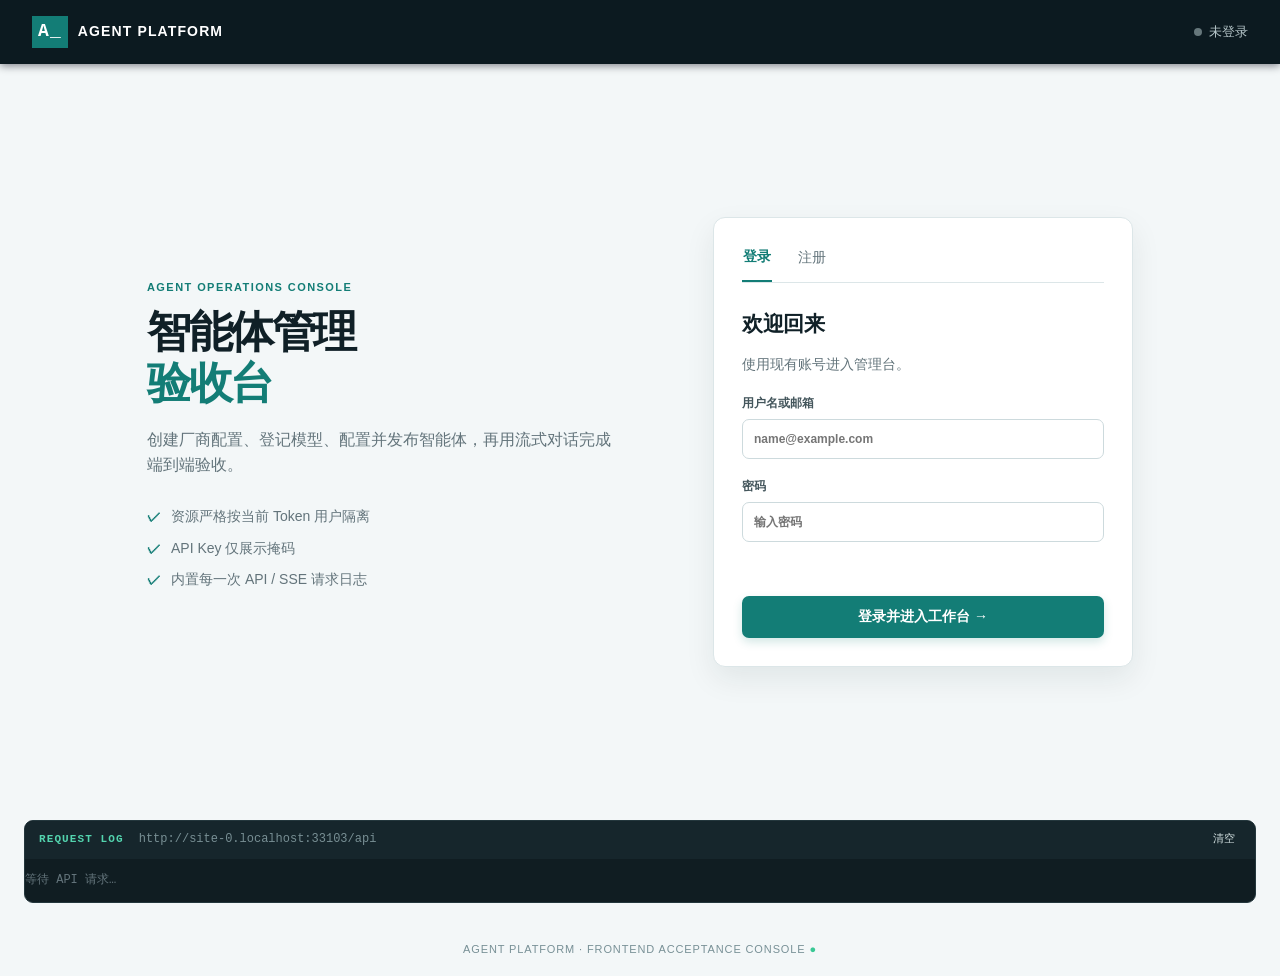
<file: fronted/index.html>
<!doctype html>
<html lang="zh-CN">
<head>
  <meta charset="UTF-8">
  <meta name="viewport" content="width=device-width, initial-scale=1">
  <meta name="theme-color" content="#0a1016">
  <title>Agent Platform · 智能体管理验收台</title>
  <link rel="stylesheet" href="style.css">
  <script src="api-base.js"></script>
  <script defer src="app.js"></script>
</head>
<body>
  <div class="shell">
    <header class="topbar">
      <a class="brand" href="#/agents"><span class="brand-mark">A_</span><span>AGENT PLATFORM</span></a>
      <div class="connection"><i></i><span id="connectionText">未登录</span></div>
      <button class="button ghost small" id="logoutBtn" type="button" hidden>退出登录</button>
    </header>

    <main>
      <section class="auth-page page" id="page-login">
        <div class="auth-intro">
          <p class="eyebrow">AGENT OPERATIONS CONSOLE</p>
          <h1>智能体管理<br><em>验收台</em></h1>
          <p>创建厂商配置、登记模型、配置并发布智能体，再用流式对话完成端到端验收。</p>
          <ul class="feature-list"><li>资源严格按当前 Token 用户隔离</li><li>API Key 仅展示掩码</li><li>内置每一次 API / SSE 请求日志</li></ul>
        </div>
        <div class="auth-card card">
          <div class="tabs"><button class="tab active" data-auth-tab="login">登录</button><button class="tab" data-auth-tab="register">注册</button></div>
          <form id="loginForm" class="auth-form">
            <h2>欢迎回来</h2><p class="muted">使用现有账号进入管理台。</p>
            <label>用户名或邮箱<input name="username" autocomplete="username" placeholder="name@example.com" required></label>
            <label>密码<input name="password" type="password" autocomplete="current-password" placeholder="输入密码" required></label>
            <div class="form-message" id="loginMessage"></div>
            <button class="button primary wide" type="submit">登录并进入工作台 <span>→</span></button>
          </form>
          <form id="registerForm" class="auth-form hidden">
            <h2>创建账号</h2><p class="muted">注册后请先在邮件中完成验证。</p>
            <label>用户名<input name="username" autocomplete="username" placeholder="仅英文、数字" required></label>
            <label>邮箱<input name="email" type="email" autocomplete="email" placeholder="name@example.com" required></label>
            <label>密码<input name="password" type="password" autocomplete="new-password" placeholder="至少 6 位" required></label>
            <div class="form-message" id="registerMessage"></div>
            <button class="button primary wide" type="submit">创建账号 <span>→</span></button>
          </form>
        </div>
      </section>

      <section class="app-page hidden" id="appPage">
        <aside class="sidebar">
          <div class="user-card"><div class="avatar" id="userAvatar">A</div><div><b id="userName">—</b><small id="userRole">已登录</small></div></div>
          <nav class="side-nav" aria-label="功能导航">
            <a href="#/agents" data-route="agents"><span>▣</span>智能体 <b id="agentCount">0</b></a>
            <a href="#/providers" data-route="providers"><span>◈</span>厂商配置</a>
            <a href="#/models" data-route="models"><span>◇</span>模型管理</a>
            <a href="#/tools" data-route="tools"><span>⚙</span>工具管理</a>
            <a href="#/knowledge" data-route="knowledge"><span>▤</span>知识库</a>
            <a href="#/chat" data-route="chat"><span>✦</span>调试对话</a>
          </nav>
          <div class="sidebar-note"><b>验收顺序</b><ol><li>添加厂商配置</li><li>添加 Chat 模型</li><li>登记并测试天气工具</li><li>关联工具 / 知识库后发布智能体</li><li>开始流式对话</li></ol></div>
        </aside>

        <div class="workspace">
          <section class="route-page" id="route-agents">
            <div class="page-head"><div><p class="eyebrow">AGENT DIRECTORY</p><h1>智能体</h1><p>创建草稿、完善角色设定和模型配置后发布。</p></div><button class="button primary" data-open-modal="agent">+ 新建智能体</button></div>
            <div class="toolbar card"><label class="inline-input">⌕ <input id="agentSearch" placeholder="按名称搜索"></label><select id="agentStatusFilter"><option value="">全部状态</option><option value="draft">草稿</option><option value="published">已发布</option><option value="archived">已归档</option></select><button class="button ghost small" id="agentSearchBtn">查询</button></div>
            <div class="notice" id="agentNotice"></div><div class="data-grid agents-grid" id="agentList"></div><div class="empty hidden" id="agentEmpty">暂无智能体。先创建一个草稿开始配置。</div>
          </section>

          <section class="route-page hidden" id="route-providers">
            <div class="page-head"><div><p class="eyebrow">PROVIDER VAULT</p><h1>厂商配置</h1><p>保存模型供应商接入信息。接口永远不会返回完整 API Key。</p></div><button class="button primary" data-open-modal="provider">+ 添加厂商配置</button></div>
            <div class="notice">支持 <code>openai</code>、<code>qwen</code> 和 <code>ollama</code>。将状态设为 inactive 后，相关模型与智能体不可用于对话。</div>
            <div class="table-card card"><div class="table-wrap"><table><thead><tr><th>名称 / 厂商</th><th>API 地址</th><th>密钥</th><th>状态</th><th>更新时间</th><th></th></tr></thead><tbody id="providerList"></tbody></table></div><div class="empty hidden" id="providerEmpty">暂无厂商配置。</div></div>
          </section>

          <section class="route-page hidden" id="route-models">
            <div class="page-head"><div><p class="eyebrow">MODEL REGISTRY</p><h1>模型管理</h1><p>将具体模型绑定到当前用户自己的厂商配置。</p></div><button class="button primary" data-open-modal="model">+ 添加模型</button></div>
            <div class="toolbar card"><select id="modelProviderFilter"><option value="">全部厂商配置</option></select><select id="modelTypeFilter"><option value="">全部类型</option><option value="chat">chat</option><option value="embedding">embedding</option><option value="vision">vision</option></select><button class="button ghost small" id="modelSearchBtn">查询</button></div>
            <div class="table-card card"><div class="table-wrap"><table><thead><tr><th>显示名称</th><th>模型标识</th><th>所属配置</th><th>类型</th><th>状态</th><th></th></tr></thead><tbody id="modelList"></tbody></table></div><div class="empty hidden" id="modelEmpty">暂无模型。先添加厂商配置。</div></div>
          </section>

          <section class="route-page hidden" id="route-tools">
            <div class="page-head"><div><p class="eyebrow">TOOL REGISTRY</p><h1>工具管理</h1><p>登记系统工具或 MCP 工具，测试后关联到智能体。</p></div><button class="button primary" data-open-modal="tool">+ 添加工具</button></div>
            <div class="toolbar card"><label class="inline-input">⌕ <input id="toolSearch" placeholder="按名称搜索"></label><select id="toolTypeFilter"><option value="">全部类型</option><option value="system">system</option><option value="mcp">mcp</option></select><button class="button ghost small" id="toolSearchBtn">查询</button></div>
            <div class="notice">天气工具的注册名是 <code>get_weather</code>。高德 Key 配置在 <code>app/etc/config.yml</code> 的 <code>weather.apiKey</code>。</div>
            <div class="table-card card"><div class="table-wrap"><table><thead><tr><th>名称</th><th>类型</th><th>状态</th><th>更新时间</th><th></th></tr></thead><tbody id="toolList"></tbody></table></div><div class="empty hidden" id="toolEmpty">暂无工具。</div></div>
          </section>

          <section class="route-page hidden" id="route-knowledge">
            <div class="page-head"><div><p class="eyebrow">KNOWLEDGE BASE</p><h1>知识库</h1><p>上传文档 → 解析切片 → 向量化写入 Elasticsearch；关联到智能体后，对话前自动检索并注入上下文。</p></div><div class="row-actions"><button class="button ghost" id="kbRefreshBtn" type="button">刷新</button><button class="button primary" id="newKbBtn" type="button">+ 新建知识库</button></div></div>
            <div class="notice">先在「厂商配置」添加 <code>siliconflow</code>（API Base <code>https://api.siliconflow.cn/v1</code>），再在「模型管理」添加类型为 <code>embedding</code> 的模型，例如 <code>BAAI/bge-m3</code>。向量维度建库时实测，建库后不能更换向量模型。</div>
            <div class="table-card card"><div class="table-wrap"><table><thead><tr><th>名称</th><th>向量模型</th><th>文档 / 切片</th><th>创建时间</th><th></th></tr></thead><tbody id="kbList"></tbody></table></div><div class="empty hidden" id="kbEmpty">暂无知识库。</div></div>
            <div class="kb-detail hidden" id="kbDetail">
              <div class="page-head"><div><p class="eyebrow">DOCUMENTS</p><h2 id="kbDetailTitle">—</h2><p class="muted" id="kbDetailMeta"></p></div><label class="button primary" for="docFile">上传文档<input id="docFile" type="file" multiple accept=".md,.markdown,.txt,.pdf,.docx,.html,.htm" class="visually-hidden"></label></div>
              <div class="table-card card"><div class="table-wrap"><table><thead><tr><th>文档</th><th>状态</th><th>切片</th><th>检索</th><th>更新时间</th><th></th></tr></thead><tbody id="docList"></tbody></table></div><div class="empty hidden" id="docEmpty">还没有文档。支持 md / txt / pdf / docx / html。</div></div>
              <div class="card kb-search"><div class="toolbar"><label class="inline-input grow">⌕ <input id="kbQuery" placeholder="召回测试：输入一个问题，直接看检索结果（不经过模型）" aria-label="检索问题"></label><label class="inline-input">TopK <input id="kbTopK" type="number" min="1" max="20" value="5" aria-label="TopK"></label><label class="inline-input">阈值 <input id="kbMinScore" type="number" min="0" max="1" step="0.05" placeholder="不过滤" aria-label="最低融合分"></label><button class="button ghost small" id="kbSearchBtn" type="button">检索</button></div><div id="kbResults" aria-live="polite"></div></div>
            </div>
          </section>

          <section class="route-page hidden" id="route-chat">
            <div class="page-head"><div><p class="eyebrow">STREAMING PLAYGROUND</p><h1>调试对话</h1><p>用 <code>POST /api/v1/agents/chat</code> 验收 SSE 内容流、心跳和结束标记。</p></div></div>
            <div class="chat-layout"><aside class="chat-settings card"><label>选择已发布智能体<select id="chatAgent"><option value="">正在加载…</option></select></label><div id="chatAgentInfo" class="agent-config-hint">请选择一个智能体</div><button class="button ghost wide small" id="clearChatBtn">清空会话</button><p class="tiny">流式响应会以逐段内容显示。若服务端返回错误，会保留错误文本供验收。</p></aside><div class="chat-panel card"><div class="chat-title"><span class="live-dot"></span><b id="chatTitle">等待选择智能体</b><span id="streamState" class="muted">idle</span></div><div class="chat-history" id="chatHistory"><div class="chat-welcome">选择一个已发布、模型配置完整的智能体，然后开始提问。</div></div><form id="chatForm" class="chat-form"><textarea id="chatInput" rows="2" placeholder="输入消息，Enter 发送；Shift + Enter 换行" required></textarea><button id="chatSend" class="button primary" type="submit">发送 ↑</button></form></div></div>
          </section>
        </div>
      </section>
    </main>

    <section class="api-log"><div class="log-head"><b>REQUEST LOG</b><span id="apiBaseLabel"></span><button id="clearLogBtn" class="text-button" type="button">清空</button></div><div id="requestLog"><p class="muted">等待 API 请求…</p></div></section>
    <footer>AGENT PLATFORM · FRONTEND ACCEPTANCE CONSOLE <span>●</span></footer>
  </div>

  <div class="modal-backdrop hidden" id="modalBackdrop"><section class="modal card" role="dialog" aria-modal="true"><div class="modal-head"><h2 id="modalTitle">新建</h2><button class="icon-button" id="closeModalBtn" type="button">×</button></div><form id="entityForm"></form></section></div>
  <div class="toast-wrap" id="toastWrap"></div>
</body>
</html>
</file>
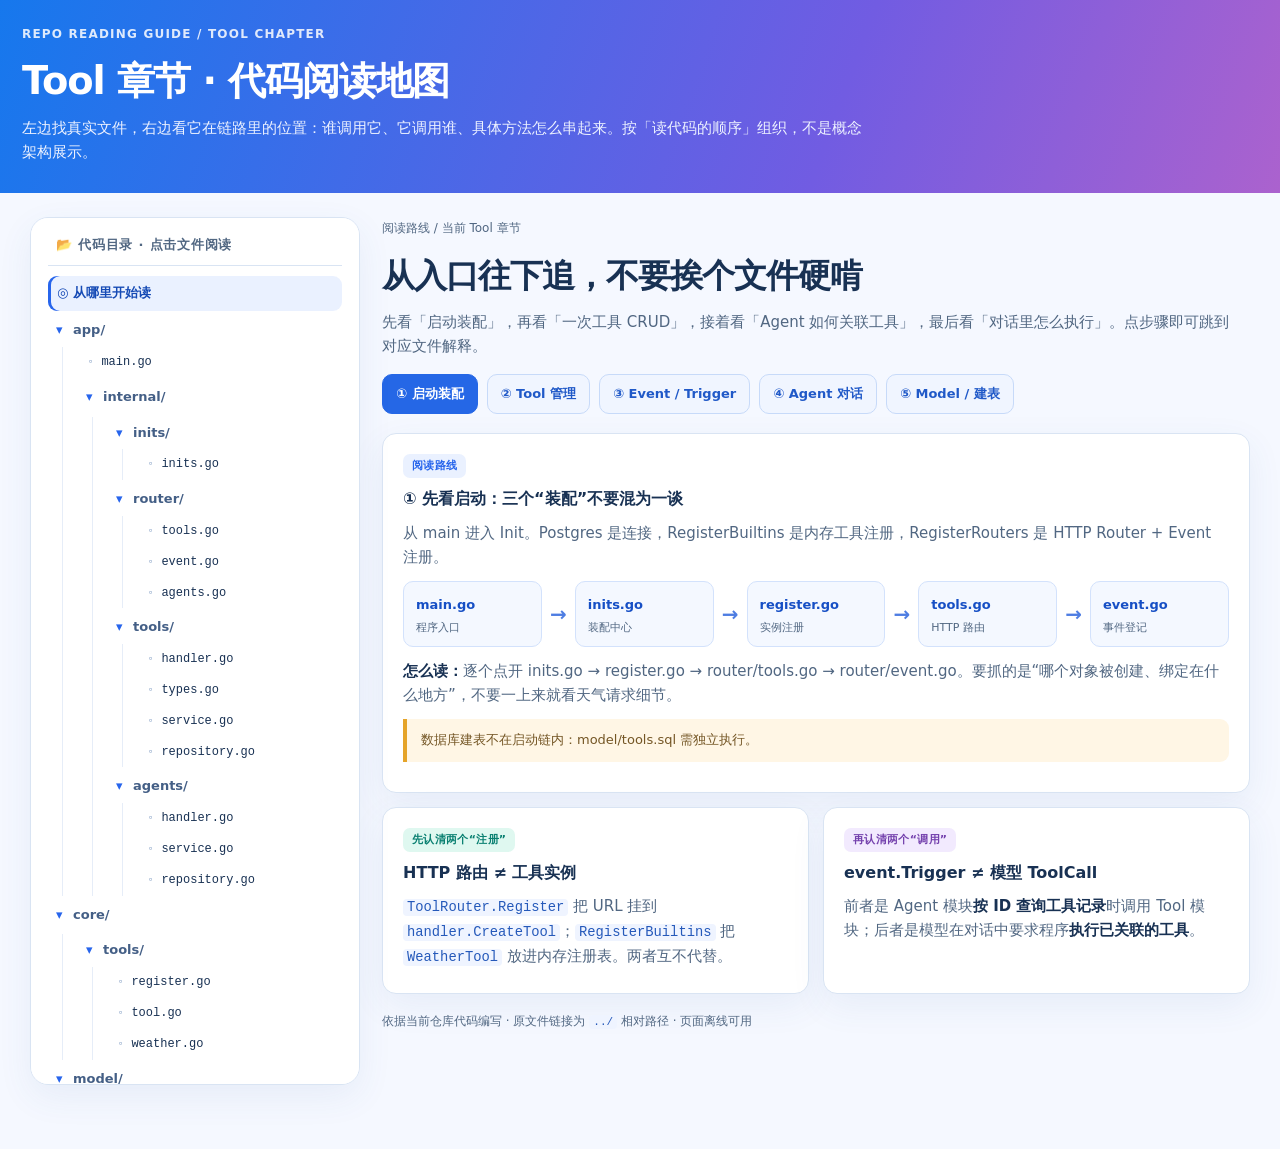
<file: docs/tool-architecture.html>
<!doctype html>
<html lang="zh-CN">
<head>
<meta charset="utf-8">
<meta name="viewport" content="width=device-width,initial-scale=1">
<title>Tool 章节 · 代码阅读地图</title>
<style>
:root{--bg:#f5f8ff;--paper:#fff;--ink:#183153;--sub:#516782;--line:#d9e4f3;--blue:#2765ec;--bluebg:#eaf1ff;--mint:#087f70;--mintbg:#dff8f0;--orange:#9e5510;--orangebg:#fff1d9;--purple:#7441ad;--purplebg:#f2eafe;--shadow:0 12px 35px #315b9b13}*{box-sizing:border-box}html{scroll-behavior:smooth}body{margin:0;background:var(--bg);color:var(--ink);font:15px/1.6 ui-sans-serif,system-ui,-apple-system,"Segoe UI","Microsoft YaHei",sans-serif}button,a{font:inherit}button{cursor:pointer}a{color:var(--blue);text-decoration:none}a:hover{text-decoration:underline}code,pre,.mono{font-family:ui-monospace,SFMono-Regular,Consolas,"Microsoft YaHei",monospace}code{font-size:.92em;color:#2559ba;background:#eff4ff;padding:1px 4px;border-radius:4px}pre code{background:none;padding:0;color:inherit}.top{background:linear-gradient(110deg,#1678ed,#715ce2 65%,#ab62ce);color:white;padding:25px max(22px,calc((100vw - 1600px)/2 + 30px)) 29px}.top .kicker{font-size:12px;letter-spacing:.1em;font-weight:800;opacity:.85}.top h1{font-size:clamp(27px,3vw,40px);margin:6px 0 4px;letter-spacing:-.03em}.top p{margin:0;max-width:850px;color:#edf2ff}.layout{max-width:1600px;margin:auto;display:grid;grid-template-columns:330px minmax(0,1fr);gap:22px;padding:24px 30px 64px;align-items:start}.sidebar{position:sticky;top:16px;max-height:calc(100vh - 32px);overflow:auto;border:1px solid var(--line);border-radius:18px;background:var(--paper);box-shadow:var(--shadow);padding:17px}.side-title{font-size:13px;font-weight:800;letter-spacing:.06em;color:var(--sub);padding:0 8px 10px;border-bottom:1px solid var(--line)}.home-btn,.file-btn{display:block;width:100%;text-align:left;border:0;border-radius:9px;background:transparent;padding:7px 9px;color:var(--ink);font-size:13px}.home-btn{font-weight:800;margin-top:10px;color:var(--blue)}.file-btn:hover,.home-btn:hover{background:#f1f6ff}.file-btn.active,.home-btn.active{background:var(--bluebg);color:#154ab5;font-weight:750;box-shadow:inset 3px 0 var(--blue)}.tree details{margin:3px 0}.tree summary{cursor:pointer;list-style:none;color:#445f86;font-size:13px;font-weight:750;padding:6px 8px}.tree summary::-webkit-details-marker{display:none}.tree summary:before{content:"▸";color:var(--blue);display:inline-block;width:17px}.tree details[open]>summary:before{content:"▾"}.tree .indent{padding-left:15px;border-left:1px solid #e6edf8;margin-left:14px}.tree .file-btn{font-family:ui-monospace,SFMono-Regular,Consolas,monospace;font-size:12px;line-height:1.4;overflow-wrap:anywhere}.tree .file-btn:before{content:"◦ ";color:#7997bf}.side-note{margin:18px 6px 3px;background:#edf9f7;color:#236b61;border-radius:10px;padding:12px;font-size:12px}.main{min-width:0}.breadcrumb{color:var(--sub);font-size:12px;margin:2px 0 12px}.heading{margin:0 0 16px}.heading h2{font-size:clamp(23px,2.6vw,33px);margin:0 0 7px;letter-spacing:-.03em}.heading p{color:var(--sub);margin:0;max-width:850px}.grid{display:grid;grid-template-columns:repeat(2,minmax(0,1fr));gap:14px}.card{border:1px solid var(--line);background:var(--paper);border-radius:14px;padding:18px 20px;box-shadow:var(--shadow);min-width:0}.card.wide{grid-column:1/-1}.card h3{font-size:16px;margin:0 0 9px}.card p{color:var(--sub);margin:6px 0}.card ol,.card ul{padding-left:22px;margin:7px 0;color:var(--sub)}.card li{margin:7px 0}.card strong{color:var(--ink)}.label{display:inline-block;border-radius:7px;padding:3px 9px;font-weight:800;font-size:11px;letter-spacing:.03em;margin-bottom:8px}.b{background:var(--bluebg);color:var(--blue)}.m{background:var(--mintbg);color:var(--mint)}.o{background:var(--orangebg);color:var(--orange)}.p{background:var(--purplebg);color:var(--purple)}.routes{display:flex;flex-wrap:wrap;gap:9px;margin:13px 0 19px}.routes button,.jump{border:1px solid #c7daf9;border-radius:10px;background:#f0f5ff;color:#2059c8;font-size:13px;font-weight:700;padding:9px 13px}.routes button:hover,.jump:hover{background:#deebff}.routes button.on{background:#2567e6;color:white;border-color:#2567e6}.flow{display:flex;align-items:stretch;flex-wrap:wrap;gap:8px;margin:12px 0}.step{border:1px solid #d3e2fc;background:#f4f8ff;border-radius:10px;padding:10px 12px;min-width:118px;flex:1}.step b{display:block;color:#244c90;font-size:12px}.step small{display:block;color:var(--sub);font-size:11px;margin-top:3px}.arrow{align-self:center;color:#4e7de2;font-size:20px;font-weight:800}.step button{border:0;padding:0;background:none;color:#164fc5;text-align:left;font-size:13px;font-weight:800}.step button:hover{text-decoration:underline}.codebox{margin:8px 0 0;overflow:auto;background:#172a48;color:#e5f0ff;border-radius:10px;padding:15px 18px;font:12px/1.75 ui-monospace,SFMono-Regular,Consolas,monospace;white-space:pre}.hint{border-left:4px solid var(--blue);background:#eef4ff;padding:11px 14px;border-radius:0 9px 9px 0;margin:12px 0;color:#365374;font-size:13px}.hint.warn{border-color:#e5a429;background:#fff6e5;color:#745625}.link-list{display:flex;flex-wrap:wrap;gap:7px;margin-top:10px}.jump{padding:7px 10px;white-space:normal;text-align:left}.source{display:inline-block;margin-top:12px;overflow-wrap:anywhere;font-size:13px;font-weight:700}.file-path{font:12px ui-monospace,SFMono-Regular,Consolas,monospace;color:var(--blue);word-break:break-all}.connections{display:grid;grid-template-columns:1fr 1fr;gap:14px}.connections .card{border-top:4px solid var(--mint)}.connections .card:last-child{border-top-color:#9b76dc}.connections ul{padding-left:18px}.mini-table{border-collapse:collapse;width:100%;font-size:13px}.mini-table th,.mini-table td{padding:9px 10px;border-bottom:1px solid var(--line);text-align:left;vertical-align:top}.mini-table th{background:#f0f5fc;color:#385377}.mini-table td:first-child{white-space:nowrap;color:#244e91;font-family:ui-monospace,Consolas,monospace}.file-panel{display:none}.file-panel.show{display:block}.footer{padding:18px 0;color:var(--sub);font-size:12px}@media(max-width:850px){.layout{grid-template-columns:1fr;padding:16px}.sidebar{position:relative;max-height:330px}.grid,.connections{grid-template-columns:1fr}.card.wide{grid-column:auto}.flow{flex-direction:column}.arrow{transform:rotate(90deg)}.top{padding:22px}}
</style>
</head>
<body>
<header class="top"><div class="kicker">REPO READING GUIDE / TOOL CHAPTER</div><h1>Tool 章节 · 代码阅读地图</h1><p>左边找真实文件，右边看它在链路里的位置：谁调用它、它调用谁、具体方法怎么串起来。按「读代码的顺序」组织，不是概念架构展示。</p></header>
<div class="layout">
<aside class="sidebar" aria-label="代码目录"><div class="side-title">📂 代码目录 · 点击文件阅读</div><button class="home-btn active" data-home>◎ 从哪里开始读</button><div class="tree">
<details open><summary>app/</summary><div class="indent"><button class="file-btn" data-file="main">main.go</button><details open><summary>internal/</summary><div class="indent"><details open><summary>inits/</summary><div class="indent"><button class="file-btn" data-file="init">inits.go</button></div></details><details open><summary>router/</summary><div class="indent"><button class="file-btn" data-file="routerTool">tools.go</button><button class="file-btn" data-file="routerEvent">event.go</button><button class="file-btn" data-file="routerAgent">agents.go</button></div></details><details open><summary>tools/</summary><div class="indent"><button class="file-btn" data-file="handler">handler.go</button><button class="file-btn" data-file="types">types.go</button><button class="file-btn" data-file="service">service.go</button><button class="file-btn" data-file="repo">repository.go</button></div></details><details open><summary>agents/</summary><div class="indent"><button class="file-btn" data-file="agentHandler">handler.go</button><button class="file-btn" data-file="agentService">service.go</button><button class="file-btn" data-file="agentRepo">repository.go</button></div></details></div></details></div></details>
<details open><summary>core/</summary><div class="indent"><details open><summary>tools/</summary><div class="indent"><button class="file-btn" data-file="register">register.go</button><button class="file-btn" data-file="registry">tool.go</button><button class="file-btn" data-file="weather">weather.go</button></div></details></div></details>
<details open><summary>model/</summary><div class="indent"><button class="file-btn" data-file="modelTool">tool.go</button><button class="file-btn" data-file="modelAgent">agent.go</button><button class="file-btn" data-file="sql">tools.sql</button><details open><summary>shared/</summary><div class="indent"><button class="file-btn" data-file="shared">tool.go</button></div></details></div></details>
</div><div class="side-note">💡 <strong>两个 tools 目录：</strong><br><code>app/internal/tools</code> 管业务与数据库；<code>core/tools</code> 放可执行工具实例。别混淆。</div></aside>
<main class="main">
<section id="home" class="file-panel show"><div class="breadcrumb">阅读路线 / 当前 Tool 章节</div><div class="heading"><h2>从入口往下追，不要挨个文件硬啃</h2><p>先看「启动装配」，再看「一次工具 CRUD」，接着看「Agent 如何关联工具」，最后看「对话里怎么执行」。点步骤即可跳到对应文件解释。</p></div>
<div class="routes" role="tablist" aria-label="阅读路线"><button type="button" data-route="startup" class="on">① 启动装配</button><button type="button" data-route="crud">② Tool 管理</button><button type="button" data-route="event">③ Event / Trigger</button><button type="button" data-route="chat">④ Agent 对话</button><button type="button" data-route="database">⑤ Model / 建表</button></div>
<div id="route-content"></div>
<div class="grid"><article class="card"><span class="label m">先认清两个“注册”</span><h3>HTTP 路由 ≠ 工具实例</h3><p><code>ToolRouter.Register</code> 把 URL 挂到 <code>handler.CreateTool</code>；<code>RegisterBuiltins</code> 把 <code>WeatherTool</code> 放进内存注册表。两者互不代替。</p></article><article class="card"><span class="label p">再认清两个“调用”</span><h3>event.Trigger ≠ 模型 ToolCall</h3><p>前者是 Agent 模块<strong>按 ID 查询工具记录</strong>时调用 Tool 模块；后者是模型在对话中要求程序<strong>执行已关联的工具</strong>。</p></article></div>
</section>
<section id="file-view" class="file-panel" aria-live="polite"><div class="breadcrumb" id="file-crumb"></div><div class="heading"><h2 id="file-title"></h2><p id="file-summary"></p><a class="source" id="file-source" target="_blank" rel="noopener">↗ 打开源文件</a></div><div class="grid"><article class="card wide"><span class="label b">它在代码链上的位置</span><div id="file-flow" class="flow"></div><div class="hint" id="file-note"></div></article><div class="connections wide"><article class="card"><span class="label m">⬅ 谁来到这里？</span><h3>上游 / 入口</h3><ul id="file-in"></ul></article><article class="card"><span class="label p">它接下来去哪？ ➜</span><h3>下游 / 出口</h3><ul id="file-out"></ul></article></div><article class="card wide"><span class="label o">对照源码看这几行</span><h3 id="code-title"></h3><pre class="codebox"><code id="file-code"></code></pre><p id="code-explain"></p></article><article class="card wide"><span class="label b">读完接着看</span><div class="link-list" id="file-next"></div></article></div></section>
<div class="footer">依据当前仓库代码编写 · 原文件链接为 <code>../</code> 相对路径 · 页面离线可用</div>
</main></div>
<script>
const paths={main:'app/main.go',init:'app/internal/inits/inits.go',routerTool:'app/internal/router/tools.go',routerEvent:'app/internal/router/event.go',routerAgent:'app/internal/router/agents.go',handler:'app/internal/tools/handler.go',types:'app/internal/tools/types.go',service:'app/internal/tools/service.go',repo:'app/internal/tools/repository.go',agentHandler:'app/internal/agents/handler.go',agentService:'app/internal/agents/service.go',agentRepo:'app/internal/agents/repository.go',register:'core/tools/register.go',registry:'core/tools/tool.go',weather:'core/tools/weather.go',modelTool:'model/tool.go',modelAgent:'model/agent.go',sql:'model/tools.sql',shared:'model/shared/tool.go'};
const files={
main:{title:'main.go · 程序从这里进入',summary:'先看启动顺序，不必在这里找 Tool 的业务逻辑。',flow:['main','init','routerTool'],note:'main() 只负责配置、日志、构造 Server、调用 inits.Init(s, conf)、最后 s.Start()。',in:['进程启动，执行 main()。'],out:['init：装配数据库、工具注册表、HTTP 路由和 Event 注册。'],code:'config.Init()\nconf := config.GetConfig()\nlogs.Init(conf.Log)\ns := server.NewServer(conf)\ninits.Init(s, conf)\ns.Start()',codeTitle:'main() 的实际顺序',explain:'要知道 Tool 相关东西是何时注册的，下一步直接打开 inits.go。',next:['init']},
init:{title:'inits.go · Tool 的装配入口',summary:'一个 Init 函数里有两种完全不同的注册：内置工具实例，以及 Server 的路由注册器。',flow:['main','init','register','routerTool','routerEvent'],note:'InitPostgres 只是初始化 DB 连接；当前 Init 没有执行 model/tools.sql，也没有 AutoMigrate。',in:['main.main() 调用 inits.Init(s, conf)。'],out:['database.InitPostgres / InitRedis、jwt.Init：准备基础设施。','core/tools.RegisterBuiltins：创建并注册天气工具实例。','s.RegisterRouters：传入 Event、ToolRouter、AgentsRouter 等注册器。'],code:'database.InitPostgres(conf.DB.Postgres)\ndatabase.InitRedis(conf.DB.Redis)\njwt.Init(conf.Jwt.GetSecret())\ntools.RegisterBuiltins()\ns.RegisterRouters(\n    &router.Event{},\n    // ...\n    &router.AgentsRouter{},\n    &router.ToolRouter{},\n)',codeTitle:'Init 的关键几行',explain:'按两条支线读：先看 register.go 的内存工具注册，再看 router/tools.go 与 router/event.go 的路由/事件注册。',next:['register','routerTool','routerEvent','sql']},
routerTool:{title:'router/tools.go · URL 挂到 Tool Handler',summary:'这不是操作数据库的地方；这里只定义 HTTP 方法 + URL 应由哪个 Handler 方法接手。',flow:['init','routerTool','handler','service'],note:'router.ToolRouter.Register(engine) 先调用 tools.NewHandler()，然后将其方法注册到 Gin 路由。',in:['inits.Init() 把 &router.ToolRouter{} 交给 s.RegisterRouters(...)。'],out:['tools.NewHandler() 构造持有 Service 的 Handler。','POST /api/v1/tools → handler.CreateTool；GET /api/v1/tools → handler.ListTools；POST /:id/test → handler.TestTool；PUT /:id、DELETE /:id、GET /:id 也在此挂载。'],code:'handler := tools.NewHandler()\ngroup := engine.Group("/api/v1/tools")\ngroup.POST("", handler.CreateTool)\ngroup.GET("", handler.ListTools)\ngroup.POST("/:id/test", handler.TestTool)\ngroup.PUT("/:id", handler.UpdateTool)\ngroup.DELETE("/:id", handler.DeleteTool)\ngroup.GET("/:id", handler.GetTool)',codeTitle:'路由与 Handler 方法的映射',explain:'重点看 CreateTool 的路由绑定，再点击 handler.go 追参数解析与 Service 调用。',next:['handler','types']},
handler:{title:'tools/handler.go · HTTP 边界',summary:'处理“请求怎么进、响应怎么出”，业务规则不应该在这里寻找。',flow:['routerTool','handler','service','repo'],note:'NewHandler() → newService() → newModels()：在装配 Handler 时持有 Service 与 Repository；请求方法再复用这些依赖。',in:['router/tools.go 将 handler.CreateTool、TestTool 等作为 Gin handler 注册。'],out:['req.JsonParam / QueryParam / Path 绑定数据；req.GetUserIdUUID 获取当前用户。','调用 h.service.createTool / testTool 等；用 res.Success 或 res.Error 返回。'],code:'func NewHandler() *handler {\n    return &handler{service: newService()}\n}\n\n// CreateTool 中：\nresponse, err := h.service.createTool(\n    c.Request.Context(), userID, &request)\nif err != nil { res.Error(c, err); return }\nres.Success(c, response)',codeTitle:'构造依赖 + 转交业务层',explain:'读 Handler 时在心里标记四件事：入参、用户 ID、Service 方法、输出；接下来去 service.go 找具体规则。',next:['types','service']},
types:{title:'tools/types.go · HTTP 请求/响应契约',summary:'CreateToolRequest、UpdateToolRequest、ToolResponse、TestToolRequest 等 API 类型在这里，不是数据库实体。',flow:['routerTool','types','handler','service','modelTool'],note:'ToolResponse 是面向 API 的结构；model.Tool 是数据库实体；service.convertToolToResponse() 负责转换。',in:['Handler 通过 req.JsonParam / QueryParam 绑定请求结构。'],out:['Service 消费请求，返回 ToolResponse 或 TestToolResponse。','ToolType、McpConfig、ParametersSchema 等引用 model 包的类型。'],code:'type CreateToolRequest struct {\n    Name      string           `json:"name" binding:"required,max=255"`\n    ToolType  model.ToolType   `json:"toolType"`\n    McpConfig *model.McpConfig `json:"mcpConfig"`\n}\ntype TestToolRequest struct {\n    Params map[string]any `json:"params"`\n}',codeTitle:'请求类型示例',explain:'不要把请求 JSON 直接等同于数据库列；对照 service.createTool 和 model.Tool 看转换过程。',next:['service','modelTool']},
service:{title:'tools/service.go · Tool 业务核心',summary:'创建、更新、测试工具的规则在这里；它同时连接 Repository 和 core/tools 内存 Registry。',flow:['handler','service','repo','modelTool'],note:'系统工具创建以 Registry 中的 Info/Params 为准；MCP 可保存配置，但 TestTool 暂未执行 MCP。',in:['Handler 的 CreateTool/UpdateTool/TestTool 等调用 service 对应方法。','router/event.go 注册的 PublicService.GetToolsInIds 也定义在本文件；它不是普通 HTTP Service 方法。'],out:['s.repo.create / get / update / list / delete 操作持久化数据。','system：tools.FindTool(name) 找可执行实例，Info/Params 用于入库，InvokableRun 用于测试。','PublicService.GetToolsInIds → repo.getToolsInIds，为 Agent 的事件查询提供能力。'],code:'registered := tools.FindTool(name)  // system 创建\ninfo, err := registered.Info(ctx)\ntool.Name = info.Name\ntool.Description = info.Desc\ntool.ParametersSchema = registered.Params()\nif err := s.repo.create(ctx, tool); err != nil { /* ... */ }\n\n// TestTool：注册表查找 → InvokableRun(ctx, params)',codeTitle:'为什么 Service 同时找 Registry 和 Repository',explain:'数据库的 model.Tool 只是记录；天气工具的 Go 实例在 Registry。Service 创建/测试要访问两边。',next:['repo','registry','modelTool','routerEvent']},
repo:{title:'tools/repository.go · 只负责数据库访问',summary:'repository 接口定义 CRUD 能力；models 结构持有 *gorm.DB；实际读写都在这里。',flow:['service','repo','modelTool','sql'],note:'普通管理查询按 creator_id 限制当前用户；getToolsInIds 仅按 id IN 查询，关联操作的 CreatorID 校验由 Agent Service 完成。',in:['tools.service 调用 repo 做管理与测试所需的数据操作。','tools.PublicService.GetToolsInIds 调用 repo.getToolsInIds。'],out:['通过 database.GetPostgresDB().GormDB 访问 PostgreSQL。','GORM 将 model.Tool 映射到 tools 表；批量 ID 查询返回 []*model.Tool。'],code:'type models struct { db *gorm.DB }\nfunc newModels() *models {\n    return &models{db: database.GetPostgresDB().GormDB}\n}\n// 普通详情：WHERE id = ? AND creator_id = ?\n// 事件批量：WHERE id IN ?',codeTitle:'repository 的两种查询边界',explain:'注意两个查询路径的权限语义不同；看 service.go 和 agentService 的业务校验，不要以为 getToolsInIds 自带用户隔离。',next:['modelTool','sql','agentService']},
routerEvent:{title:'router/event.go · 启动时登记事件处理函数',summary:'这是理解 Event/Trigger 的关键第一半：这里只登记“名字 → 回调”，不立即查询 tools。',flow:['init','routerEvent','shared','agentService'],note:'router.Event 作为注册器传入 s.RegisterRouters；Register() 内 event.Register("getToolsInIds", tools.NewPublicService().GetToolsInIds)。',in:['inits.Init() 把 &router.Event{} 传给 s.RegisterRouters(...)。'],out:['event.Register 为 getToolsInIds 登记回调：Tool PublicService.GetToolsInIds。','Agent Service 稍后调用 event.Trigger("getToolsInIds", ...) 时才会执行回调。'],code:'func (*Event) Register() {\n    // ...其他事件...\n    event.Register(\n        "getToolsInIds",\n        tools.NewPublicService().GetToolsInIds,\n    )\n}',codeTitle:'先 Register，后 Trigger',explain:'记成电话簿：Register 写入“事件名 → 函数”，Trigger 按名字找到函数并调用。不是网络请求，也不是模型 ToolCall。',next:['shared','agentService','service']},
routerAgent:{title:'router/agents.go · Agent 关联与对话入口',summary:'这里同时挂了两条不同的 Agent 路径：关联工具，以及聊天执行工具。',flow:['init','routerAgent','agentHandler','agentService'],note:'POST /:id/tools/batch 走 UpdateAgentTools；POST /chat 走 AgentMessage；用途不同，后者不通过 getToolsInIds 事件。',in:['inits.Init() 把 &router.AgentsRouter{} 传给 s.RegisterRouters(...)。'],out:['handler.UpdateAgentTools 接收批量关联请求。','handler.AgentMessage 接收聊天请求并写 SSE。'],code:'group.POST("/chat", handler.AgentMessage)\ngroup.POST("/:id/tools/batch", handler.UpdateAgentTools)',codeTitle:'两条入口，两个场景',explain:'关联阶段要查工具记录；聊天阶段读取 Agent 已关联的工具并运行实例。',next:['agentHandler','agentService']},
agentHandler:{title:'agents/handler.go · 关联接口与 SSE 响应',summary:'UpdateAgentTools 将关联请求交给 Agent Service；AgentMessage 将对话结果以 SSE 传给客户端。',flow:['routerAgent','agentHandler','agentService'],note:'对话 Handler 负责 SSE 头、writeSSE 和断开连接；ToolCall 的处理逻辑在 Service 中。',in:['router/agents.go 挂载 POST /:id/tools/batch 和 POST /chat。'],out:['h.service.UpdateAgentTools(...) 更新关联。','h.service.AgentMessageStream(...) 获取 dataChan/errorChan，再写入 SSE。'],code:'// 关联工具\nresponse, err := h.service.UpdateAgentTools(\n    c.Request.Context(), userID, agentID, &request)\n\n// 聊天\ndataChan, errorChan := h.service.AgentMessageStream(\n    ctx, userID, request)',codeTitle:'两个 Handler 方法的分叉',explain:'往后直接读 agents/service.go 的 UpdateAgentTools 与 AgentMessageStream，分别追两条链。',next:['agentService','agentRepo']},
agentService:{title:'agents/service.go · 关联工具与对话执行',summary:'同一个文件有两段要分开读：UpdateAgentTools 用 Event 查记录；AgentMessageStream 用 Registry 找实例。',flow:['routerAgent','agentHandler','agentService','agentRepo'],note:'event.Trigger 只出现在“按 ID 查工具以建立关联”的路径；聊天路径没有使用该事件。',in:['agents.Handler.UpdateAgentTools / AgentMessage 调用 Service。'],out:['关联：getToolsByIDs → event.Trigger("getToolsInIds", &shared.ToolsReq{Ids: ids}) → 返回工具 → 检查 CreatorID → 写 agent_tools。','聊天：repo.GetAgentWithTools → buildTools → Registry.FindTool → chatModel.WithTools → ToolCall → invokeAgentTool → ToolMessage → 再次 Stream。'],code:'// 关联时：\nresult, err := event.Trigger("getToolsInIds",\n    &shared.ToolsReq{Ids: ids})\n// 对话时：\nagentTools := buildTools(agent)\nchatModel, err = chatModel.WithTools(toolInfos)\n// 模型返回 ToolCall 后：\nresult, callErr := invokeAgentTool(ctx, agentTools, call)\nmessages = append(messages, schema.ToolMessage(result, call.ID))',codeTitle:'对照看：关联和执行不是一条调用链',explain:'关联数据写在 agent_tools；聊天时 GORM Preload("Tools") 读取它们，然后从内存 Registry 解析真正的工具实例。',next:['routerEvent','shared','agentRepo','registry','weather']},
agentRepo:{title:'agents/repository.go · 关联表写入与预加载',summary:'关联时写 agent_tools；聊天时读取 Agent 与关联的 Tools。',flow:['agentService','agentRepo','modelAgent','modelTool'],note:'当前关联更新先 DeleteAgentTools，再校验 CreatorID、CreateAgentTools；这段没有事务，读代码时要意识到失败可能留下空关联。',in:['agents.Service.UpdateAgentTools 写入关联。','agents.Service.AgentMessageStream 加载 Agent 和工具。'],out:['DeleteAgentTools / CreateAgentTools 操作 agent_tools。','GetAgentWithTools 使用 Preload("Tools")，读取 Agent.Tools。'],code:'// 关联时：\nDeleteAgentTools(ctx, agentID)\nCreateAgentTools(ctx, agentTools)\n// 聊天时：\nm.db.WithContext(ctx).Preload("Tools").\n    Where("id = ? AND creator_id = ?", id, creatorID).\n    First(&agent)',codeTitle:'写关联与读关联',explain:'读 GORM 的 many2many 关系时配合 model/agent.go 和 model/tool.go 看。',next:['modelAgent','modelTool','sql']},
register:{title:'core/tools/register.go · 内置工具装入 Registry',summary:'在启动时执行；当前只创建一个内置工具：WeatherTool。',flow:['init','register','registry','weather'],note:'weather.apiKey 为空仍可注册并入库，但测试和聊天真正调用时 WeatherTool 会报 Key 未配置。',in:['inits.Init() 调用 tools.RegisterBuiltins()。'],out:['config.GetString("weather.apiKey") 读取配置。','NewWeatherTool 构造 Go 对象；RegisterSystemTools 把它放进 Registry。'],code:'func RegisterBuiltins() {\n    RegisterSystemTools(NewWeatherTool(&WeatherConfig{\n        APIKey: config.GetString("weather.apiKey"),\n    }))\n}',codeTitle:'当前只注册天气工具',explain:'对照 router/tools.go：这里注册的是“可执行对象”，与 HTTP 路由无关。',next:['registry','weather','service']},
registry:{title:'core/tools/tool.go · 进程内的可执行工具注册表',summary:'保存 InvokeParamTool 列表；FindTool 按 Eino ToolInfo.Name 查实例，不是查 PostgreSQL。',flow:['register','registry','weather','agentService'],note:'系统工具 DB 记录保存 name，而真正执行时必须通过 FindTool(name) 回到这个内存实例。',in:['RegisterSystemTools 在启动时替换全局 registry。','tools.Service 创建/测试系统工具会 FindTool；agents.buildTools 也会 FindTool。'],out:['读取每个实例的 Info(ctx) 并按 Info.Name 匹配。','命中时返回 InvokeParamTool（可以取 Params、调用 InvokableRun）。'],code:'func FindTool(toolName string) InvokeParamTool {\n    for _, item := range registry.tools {\n        info, err := item.Info(context.Background())\n        if err != nil || info == nil || info.Name != toolName {\n            continue\n        }\n        return item\n    }\n    return nil\n}',codeTitle:'FindTool 的真实匹配规则',explain:'不要把 Registry 当数据库表；进程重启后实例由 RegisterBuiltins 重新构造。',next:['weather','service','agentService']},
weather:{title:'core/tools/weather.go · 真正执行的系统工具',summary:'实现 Params / Info / InvokableRun；模型、测试接口最终都可能调用这里。',flow:['register','registry','weather','agentService'],note:'Info 的 Name 是 get_weather；参数 city 必填，extensions 允许 base / all；调用高德天气 Web 服务 API。',in:['RegisterBuiltins 创建 WeatherTool；Service 测试或 Agent 工具执行时调用 InvokableRun。'],out:['用 city、extensions、API Key 构建 GET 请求；返回高德响应 JSON 字符串或错误。'],code:'const weatherToolName = "get_weather"\n// Info() 提供 Name / Desc / ParamsOneOf\nfunc (w *WeatherTool) InvokableRun(\n    ctx context.Context, argumentsInJSON string,\n    opts ...tool.Option,\n) (string, error) {\n    if w.apiKey == "" {\n        return "", fmt.Errorf("高德天气 API Key 未配置")\n    }\n    // ...GET 高德天气 API...\n}',codeTitle:'执行点在 InvokableRun',explain:'模型只输出要调用哪个工具和 JSON 参数；真正发 HTTP 到高德的是这里的 Go 代码。',next:['registry','agentService','service']},
modelTool:{title:'model/tool.go · Go 层的数据定义',summary:'Tool 映射 tools 表；AgentTool 映射 agent_tools 表；类型和 JSONB 扫描逻辑也在这里。',flow:['repo','modelTool','sql','modelAgent'],note:'Tool/AgentTool 是数据实体，不是实现 InvokableRun 的可执行工具。',in:['tools.Repository 用 model.Tool 做 GORM CRUD；agents.Repository 用 model.AgentTool 存关联。'],out:['TableName() 把 Tool 对应 tools、AgentTool 对应 agent_tools。','McpConfig 与 ParametersSchema 的 Value/Scan 处理 JSONB。'],code:'type Tool struct {\n    BaseModel\n    CreatorID uuid.UUID\n    Name string\n    ToolType ToolType // "system" 或 "mcp"\n    IsEnable bool\n    ParametersSchema ParametersSchema\n    McpConfig *McpConfig\n}\ntype AgentTool struct {\n    AgentID uuid.UUID\n    ToolID uuid.UUID\n    Status string\n}',codeTitle:'Go 实体与表的对应关系',explain:'向下对照 tools.sql 看列与外键；向上看 repository 怎么读写。',next:['sql','repo','modelAgent']},
modelAgent:{title:'model/agent.go · Agent.Tools 的多对多关系',summary:'GORM 通过 agent_tools 表，把 Agent 和 Tool 关联起来。',flow:['modelAgent','agentRepo','modelTool','sql'],note:'聊天时 Agent Repository 的 Preload("Tools") 依据这个 many2many 标签加载关联工具。',in:['agents.Repository.GetAgentWithTools 查询 Agent。'],out:['Tools []Tool 使用 gorm:"many2many:agent_tools;" 指向工具关联表。'],code:'type Agent struct {\n    BaseModel\n    CreatorID uuid.UUID\n    // ...\n    Tools []Tool `json:"tools,omitempty" gorm:"many2many:agent_tools;"`\n}',codeTitle:'为什么 Preload("Tools") 有效',explain:'这里定义的是“Agent 持有什么工具记录”，不是运行工具的能力。',next:['agentRepo','modelTool','sql']},
sql:{title:'model/tools.sql · 数据库建表脚本',summary:'这里创建两张表：工具记录 tools、关联关系 agent_tools；不要误以为启动会自动执行脚本。',flow:['sql','modelTool','repo','agentRepo'],note:'SQL 需要事先执行；当前 inits.Init 只初始化 PostgreSQL 连接，没有 AutoMigrate 或运行此脚本。',in:['部署/初始化数据库时由人或迁移机制执行（本仓库 Init 未自动调用）。'],out:['tools 保存元数据、Schema、MCP 配置和启用状态。','agent_tools 用 (agent_id, tool_id) 联合主键，外键连接 agents 与 tools。'],code:'CREATE TABLE IF NOT EXISTS tools (\n    id UUID PRIMARY KEY DEFAULT gen_random_uuid(),\n    creator_id UUID NOT NULL,\n    name VARCHAR(255) NOT NULL,\n    tool_type VARCHAR(50) NOT NULL,\n    is_enable BOOLEAN NOT NULL DEFAULT TRUE,\n    parameters_schema JSONB,\n    mcp_config JSONB\n);\nCREATE TABLE IF NOT EXISTS agent_tools (\n    agent_id UUID NOT NULL, tool_id UUID NOT NULL,\n    status VARCHAR(50) NOT NULL DEFAULT \'enabled\',\n    PRIMARY KEY (agent_id, tool_id),\n    FOREIGN KEY (agent_id) REFERENCES agents(id),\n    FOREIGN KEY (tool_id) REFERENCES tools(id)\n);',codeTitle:'建表关键列（摘录，外键细节见原文件）',explain:'文件原文还包含 created_at、updated_at、deleted_at、索引以及 ON DELETE CASCADE 的外键约束。',next:['modelTool','modelAgent','init']},
shared:{title:'model/shared/tool.go · Event 双方共用的请求类型',summary:'ToolsReq{Ids} 是 Agent 和 Tool 两个模块之间的事件入参契约。',flow:['agentService','shared','routerEvent','service'],note:'ToolsReq 只声明 ID 列表，不查询数据库；Tool PublicService 会从 event.Event.Data 中断言为 *shared.ToolsReq。',in:['agents.Service.getToolsByIDs 传入 &shared.ToolsReq{Ids: ids}。'],out:['tools.PublicService.GetToolsInIds 读取 Ids，调用 repo.getToolsInIds。'],code:'type ToolsReq struct {\n    Ids []uuid.UUID `json:"ids"`\n}\n// 发送：event.Trigger("getToolsInIds", &shared.ToolsReq{Ids: ids})\n// 接收：request, ok := e.Data.(*shared.ToolsReq)',codeTitle:'事件入参在两侧如何使用',explain:'这能让 Agent Service 不必直接 import tools.Repository；但事件名字符串及返回值类型仍需双方约定。',next:['routerEvent','agentService','service']}
};
const routes={
startup:{title:'① 先看启动：三个“装配”不要混为一谈',intro:'从 main 进入 Init。Postgres 是连接，RegisterBuiltins 是内存工具注册，RegisterRouters 是 HTTP Router + Event 注册。',steps:[['main','程序入口'],['init','装配中心'],['register','实例注册'],['routerTool','HTTP 路由'],['routerEvent','事件登记']],text:'逐个点开 inits.go → register.go → router/tools.go → router/event.go。要抓的是“哪个对象被创建、绑定在什么地方”，不要一上来就看天气请求细节。',extra:'数据库建表不在启动链内：model/tools.sql 需独立执行。'},
crud:{title:'② 追一次 POST /api/v1/tools',intro:'用创建工具作例子。注意 Router 创建 Handler，Handler 持有 Service，Service 持有 Repository；Service 还会按 system / mcp 分支。',steps:[['routerTool','挂 POST'],['handler','参数与用户'],['service','业务规则'],['repo','GORM'],['modelTool','Go 实体'],['sql','tools 表']],text:'读文件时按同名方法 CreateTool → createTool → repo.create 追；系统工具还要从 Service 跳到 Registry.FindTool 读取 Info / Params。',extra:'测试接口同样从 Router → Handler → Service，但 system 类型会从 Registry 取可执行实例运行。'},
event:{title:'③ 分两次读 Event：先 Register，后 Trigger',intro:'它只是模块间的一个“名字 → 处理函数”登记与调用机制。不是 HTTP，不是模型工具调用。',steps:[['init','启动'],['routerEvent','Register 回调'],['agentService','Trigger 事件'],['shared','传入 IDs'],['service','PublicService'],['repo','查 tools']],text:'① 启动时 event.Register("getToolsInIds", tools.NewPublicService().GetToolsInIds)；② Agent 关联时 event.Trigger("getToolsInIds", &shared.ToolsReq{Ids: ids})；③ PublicService 从 e.Data 取 IDs、repo 查库并返回 []*model.Tool；④ Agent 检查 CreatorID 后写 agent_tools。',extra:'重要：getToolsInIds 查询本身只按 ID；用户归属校验发生在 Agent Service。当前 UpdateAgentTools 先删除旧关联，再校验归属，且没有事务。'},
chat:{title:'④ 关联完后，聊天才真正执行工具',intro:'把“工具记录”与“可执行实例”分开读，才看得懂 buildTools 为什么还要 FindTool。',steps:[['routerAgent','POST /chat'],['agentHandler','SSE'],['agentRepo','Preload Tools'],['agentService','buildTools'],['registry','FindTool'],['weather','InvokableRun']],text:'AgentMessageStream 加载已关联的 Tools → buildTools 只保留启用的 system 工具 → Registry.FindTool 找到 Go 实例 → WithTools 把 Info 交给模型 → 模型返回 ToolCall → invokeAgentTool 调用 InvokableRun → ToolMessage 回传模型 → SSE 输出。',extra:'聊天链路不触发 getToolsInIds 事件。MCP 可保存配置，但当前 TestTool / buildTools 尚未执行 MCP。'},
database:{title:'⑤ 最后反查数据：Go model 对应什么表',intro:'以列和关系为锚点反查 Repository：谁写 tools，谁写 agent_tools，聊天怎么加载 Tools。',steps:[['modelTool','Tool / AgentTool'],['modelAgent','Agent.Tools'],['sql','建表 SQL'],['repo','tools CRUD'],['agentRepo','关联 / 预加载']],text:'tools 存用户工具元数据；agent_tools 存 Agent 与 Tool 的关联；model.Agent.Tools 声明 many2many，agents.Repository.GetAgentWithTools 的 Preload("Tools") 读取关联。',extra:'model.Tool 不是 InvokableTool；真正能执行的 WeatherTool 在 core/tools/weather.go，启动时进入内存 Registry。'}
};
function el(tag,cls,text){const x=document.createElement(tag);if(cls)x.className=cls;if(text!==undefined)x.textContent=text;return x}function fileButton(key,cls){const b=el('button',cls||'jump',paths[key]);b.type='button';b.addEventListener('click',()=>openFile(key));return b}function renderFlow(steps,target){target.replaceChildren();steps.forEach(([key,caption],i)=>{if(i)target.append(el('span','arrow','→'));const box=el('div','step');const b=el('button','',paths[key].split('/').pop());b.type='button';b.title=paths[key];b.addEventListener('click',()=>openFile(key));box.append(b,el('small','',caption));target.append(box)})}function route(key){const r=routes[key],box=document.getElementById('route-content');box.replaceChildren();const card=el('article','card');card.style.marginBottom='14px';card.append(el('span','label b','阅读路线'),el('h3','',r.title),el('p','',r.intro));const flow=el('div','flow');renderFlow(r.steps,flow);card.append(flow);const p=el('p');p.append(el('strong','','怎么读：'),document.createTextNode(r.text));card.append(p);card.append(el('div','hint warn',r.extra));box.append(card);document.querySelectorAll('[data-route]').forEach(b=>b.classList.toggle('on',b.dataset.route===key))}function openFile(key){const d=files[key];if(!d)return;document.getElementById('home').classList.remove('show');document.getElementById('file-view').classList.add('show');document.getElementById('file-crumb').textContent='代码目录 / '+paths[key];document.getElementById('file-title').textContent=d.title;document.getElementById('file-summary').textContent=d.summary;const src=document.getElementById('file-source');src.href='../'+paths[key];src.textContent='↗ 打开源文件 · '+paths[key];renderFlow(d.flow.map(k=>[k,files[k].title.split(' · ')[1]||'文件']),document.getElementById('file-flow'));document.getElementById('file-note').textContent=d.note;for(const [id,arr] of [['file-in',d.in],['file-out',d.out]]){const ul=document.getElementById(id);ul.replaceChildren(...arr.map(text=>el('li','',text)))}document.getElementById('code-title').textContent=d.codeTitle;document.getElementById('file-code').textContent=d.code;document.getElementById('code-explain').textContent=d.explain;const next=document.getElementById('file-next');next.replaceChildren(...d.next.map(k=>fileButton(k)));document.querySelectorAll('.file-btn').forEach(b=>b.classList.toggle('active',b.dataset.file===key));document.querySelector('[data-home]').classList.remove('active');window.scrollTo({top:0,behavior:'smooth'})}function home(){document.getElementById('file-view').classList.remove('show');document.getElementById('home').classList.add('show');document.querySelectorAll('.file-btn').forEach(b=>b.classList.remove('active'));document.querySelector('[data-home]').classList.add('active');window.scrollTo({top:0,behavior:'smooth'})}document.querySelectorAll('.file-btn').forEach(b=>b.addEventListener('click',()=>openFile(b.dataset.file)));document.querySelector('[data-home]').addEventListener('click',home);document.querySelectorAll('[data-route]').forEach(b=>b.addEventListener('click',()=>route(b.dataset.route)));route('startup');
</script>
</body>
</html>
</file>
<file: fronted/style.css>
:root{--bg:#f3f7f8;--surface:#fff;--ink:#102027;--muted:#63747b;--line:#dce6e8;--dark:#0c1a20;--primary:#137d76;--primary-2:#0e6963;--soft:#e9f6f4;--red:#be4c4c;--amber:#ad7313;--shadow:0 12px 30px rgba(16,32,39,.08);font-family:Inter,"PingFang SC","Microsoft YaHei",sans-serif;color:var(--ink)}*{box-sizing:border-box}body{margin:0;background:var(--bg);font-size:14px;line-height:1.55}.hidden{display:none!important}.shell{min-height:100vh}.topbar{height:64px;padding:0 32px;display:flex;align-items:center;gap:20px;color:#fff;background:var(--dark);box-shadow:0 2px 8px #0017}.brand{color:#fff;text-decoration:none;font-weight:800;letter-spacing:.08em;display:flex;align-items:center;gap:10px}.brand-mark{padding:2px 6px;background:var(--primary);font-family:monospace;font-size:18px}.connection{margin-left:auto;color:#b7c7ca;font-size:13px}.connection i,.live-dot{display:inline-block;width:8px;height:8px;border-radius:99px;background:#66777b;margin-right:7px}.connection.online i,.live-dot{background:#35cb91;box-shadow:0 0 0 4px #35cb9122}.button{border:0;border-radius:7px;padding:10px 15px;background:#eef3f4;color:var(--ink);font:inherit;font-weight:700;cursor:pointer;transition:.16s}.button:hover{transform:translateY(-1px);filter:brightness(.97)}.button.primary{background:var(--primary);color:#fff;box-shadow:0 4px 10px #137d7630}.button.primary:hover{background:var(--primary-2)}.button.ghost{border:1px solid var(--line);background:#fff}.topbar .ghost{color:#dbe6e8;background:transparent;border-color:#496067}.button.small{padding:7px 11px;font-size:12px}.button.wide{width:100%;justify-content:center}.text-button,.icon-button{border:0;background:transparent;color:var(--muted);cursor:pointer;font:inherit}.icon-button{font-size:25px;line-height:1}.card{background:var(--surface);border:1px solid var(--line);border-radius:12px;box-shadow:var(--shadow)}.auth-page{max-width:1050px;margin:0 auto;padding:92px 32px;min-height:calc(100vh - 144px);display:grid;grid-template-columns:1.1fr 420px;align-items:center;gap:90px}.eyebrow{margin:0 0 10px;color:var(--primary);font-size:11px;letter-spacing:.13em;font-weight:800}.auth-intro h1,.page-head h1{font-size:44px;line-height:1.16;letter-spacing:-.055em;margin:0 0 20px}.auth-intro h1 em{font-style:normal;color:var(--primary)}.auth-intro>p:not(.eyebrow){max-width:520px;font-size:16px;color:var(--muted)}.feature-list{padding:0;list-style:none;color:var(--muted);margin-top:28px}.feature-list li{margin:10px 0}.feature-list li:before{content:"✓";color:var(--primary);font-weight:900;margin-right:10px}.auth-card{padding:28px}.tabs{display:flex;border-bottom:1px solid var(--line);gap:25px;margin-bottom:25px}.tab{padding:0 1px 12px;border:0;background:none;color:var(--muted);font:inherit;cursor:pointer}.tab.active{color:var(--primary);font-weight:800;border-bottom:2px solid var(--primary)}h2{margin:0;font-size:21px;letter-spacing:-.02em}.muted{color:var(--muted)}.auth-form label,.modal label,.chat-settings label{display:block;margin:18px 0 0;font-size:12px;font-weight:700;color:#44565c}.auth-form input,.modal input,.modal textarea,.modal select,.toolbar select,.inline-input,input,textarea,select{width:100%;margin-top:6px;padding:10px 11px;border:1px solid #cddadd;border-radius:7px;background:#fff;color:var(--ink);font:inherit;outline:none}.auth-form input:focus,.modal input:focus,.modal textarea:focus,.modal select:focus,textarea:focus,select:focus,.inline-input:focus-within{border-color:var(--primary);box-shadow:0 0 0 3px #137d7617}.auth-form .button{margin-top:24px}.form-message{font-size:12px;color:var(--red);min-height:18px;margin-top:12px}.form-message.ok{color:var(--primary)}.app-page{display:grid;grid-template-columns:230px minmax(0,1fr);min-height:calc(100vh - 64px)}.sidebar{padding:24px 14px;background:#fff;border-right:1px solid var(--line)}.user-card{display:flex;align-items:center;gap:10px;padding:8px 12px 23px;border-bottom:1px solid var(--line)}.avatar{width:34px;height:34px;border-radius:50%;display:grid;place-items:center;color:#fff;background:var(--primary);font-weight:800}.user-card b,.user-card small{display:block}.user-card small{color:var(--muted);font-size:11px}.side-nav{padding-top:18px}.side-nav a{display:flex;align-items:center;gap:11px;margin:5px 0;padding:10px 12px;border-radius:7px;color:#53656b;text-decoration:none;font-weight:700}.side-nav a span{color:var(--primary);font-size:17px}.side-nav a b{margin-left:auto;background:#e8f3f2;border-radius:20px;padding:1px 7px;font-size:11px;color:var(--primary)}.side-nav a.active{color:var(--primary);background:var(--soft)}.sidebar-note{margin:30px 10px 0;padding:13px;border-radius:8px;background:#f5f8f8;color:var(--muted);font-size:11px}.sidebar-note b{color:var(--ink)}.sidebar-note ol{padding-left:18px;margin:8px 0 0}.workspace{padding:38px;min-width:0}.page-head{display:flex;justify-content:space-between;gap:20px;align-items:flex-end;margin-bottom:26px}.page-head h1{font-size:32px;margin-bottom:7px}.page-head p:not(.eyebrow){margin:0;color:var(--muted)}.toolbar{display:flex;gap:10px;padding:13px;margin-bottom:18px}.toolbar select{margin:0;width:auto;min-width:130px;padding:8px 10px}.inline-input{margin:0;display:flex;align-items:center;gap:8px;padding:0 10px;width:min(400px,100%)}.inline-input input{border:0;box-shadow:none;margin:0;padding:8px 0}.notice{padding:11px 13px;margin-bottom:18px;color:#466269;border:1px solid #cae5e0;border-radius:8px;background:#f1fbf9;font-size:12px}.notice:empty{display:none}.notice code,.page-head code{font-family:ui-monospace,monospace;padding:1px 4px;border-radius:3px;background:#e8f1f1}.data-grid{display:grid;grid-template-columns:repeat(auto-fill,minmax(250px,1fr));gap:16px}.agent-card{position:relative;min-height:235px;padding:19px;overflow:hidden}.agent-card:before{content:"";position:absolute;left:0;top:0;bottom:0;width:4px;background:#aab8bb}.agent-card.published:before{background:#32bd89}.agent-card.archived:before{background:#b8a571}.card-top{display:flex;gap:10px;align-items:flex-start}.agent-icon{display:grid;place-items:center;width:38px;height:38px;border-radius:9px;background:#e7f5f3;color:var(--primary);font-size:18px}.agent-name{font-weight:800;font-size:16px}.agent-desc{height:42px;margin:14px 0;color:var(--muted);font-size:12px;overflow:hidden}.pill{display:inline-flex;align-items:center;padding:3px 8px;border-radius:99px;background:#f0f3f3;color:#5d6d72;font-size:11px;font-weight:700}.pill.published,.pill.active{background:#e3f8ef;color:#18855f}.pill.inactive,.pill.archived{background:#f6eded;color:#a15252}.agent-meta{display:flex;justify-content:space-between;gap:8px;margin:13px 0;font-size:11px;color:var(--muted)}.agent-actions{display:flex;gap:8px;border-top:1px solid var(--line);padding-top:12px}.agent-actions button{font-size:12px}.table-card{overflow:hidden}.table-wrap{overflow:auto}table{border-collapse:collapse;width:100%;min-width:650px}th,td{padding:14px 16px;border-bottom:1px solid var(--line);text-align:left;font-size:12px}th{color:var(--muted);background:#fbfcfc;font-size:11px;font-weight:800}td b,td small{display:block}td small{color:var(--muted);margin-top:2px}.row-actions{display:flex;gap:7px}.empty{padding:48px 20px;text-align:center;color:var(--muted)}.chat-layout{display:grid;grid-template-columns:245px minmax(0,1fr);gap:18px}.chat-settings{padding:16px;height:max-content}.agent-config-hint{padding:10px;margin:15px 0;border-radius:6px;background:#f4f7f7;color:var(--muted);font-size:11px}.tiny{font-size:11px;color:var(--muted)}.chat-panel{height:610px;display:flex;flex-direction:column;overflow:hidden}.chat-title{padding:15px 18px;border-bottom:1px solid var(--line);display:flex;align-items:center}.chat-title #streamState{margin-left:auto;font-size:11px;font-family:monospace}.chat-history{flex:1;overflow:auto;padding:20px;background:#fbfcfc}.chat-welcome{margin:auto;max-width:390px;padding-top:130px;text-align:center;color:#8b9b9f}.bubble{max-width:78%;padding:11px 13px;margin:0 0 13px;border-radius:10px;font-size:13px;white-space:pre-wrap;word-break:break-word}.bubble.user{margin-left:auto;color:#fff;background:var(--primary);border-bottom-right-radius:2px}.bubble.assistant{background:#eaf2f2;border-bottom-left-radius:2px}.bubble.error{color:#a44747;background:#f9eeee}.chat-form{display:flex;gap:10px;padding:14px;border-top:1px solid var(--line)}.chat-form textarea{resize:none;margin:0}.chat-form .button{height:max-content;align-self:center}.api-log{max-height:225px;margin:0 24px 20px;overflow:auto;border:1px solid #24373d;border-radius:9px;color:#cbdbdd;background:#101d22;font:12px/1.6 ui-monospace,SFMono-Regular,Consolas,monospace}.log-head{position:sticky;top:0;display:flex;gap:15px;align-items:center;padding:9px 14px;background:#16262c;color:#8fa7ab}.log-head b{color:#53d4ae;font-size:11px;letter-spacing:.1em}.log-head span{margin-right:auto;color:#788f94}.log-head .text-button{color:#d1dedf;font-size:11px}.log-line{margin:0;padding:5px 14px;border-top:1px solid #1e3137;white-space:pre-wrap;word-break:break-all}.log-line .ok{color:#5bddaf}.log-line .bad{color:#ff8686}.log-line .method{color:#92c7ff}.modal-backdrop{position:fixed;z-index:10;inset:0;padding:20px;display:grid;place-items:center;background:#10202788}.modal{width:min(620px,100%);max-height:calc(100vh - 40px);overflow:auto;padding:22px}.modal-head{display:flex;align-items:center;justify-content:space-between;padding-bottom:17px;border-bottom:1px solid var(--line)}.modal form{padding-top:3px}.modal textarea{resize:vertical;min-height:80px}.form-row{display:grid;grid-template-columns:1fr 1fr;gap:14px}.field-help{display:block;color:var(--muted);font-size:11px;margin-top:4px}.check-line{display:flex!important;align-items:center;gap:8px}.check-line input{width:auto;margin:0}.modal-actions{display:flex;justify-content:flex-end;gap:10px;margin-top:24px}.danger{color:#a84343!important;border-color:#efcaca!important}.toast-wrap{position:fixed;z-index:11;right:20px;bottom:20px;display:grid;gap:8px}.toast{padding:11px 14px;background:#13272a;color:#fff;border-radius:7px;box-shadow:0 8px 20px #0002;font-size:12px}.toast.error{background:#9e4242}footer{padding:18px;text-align:center;color:#789096;font-size:11px;letter-spacing:.08em}footer span{color:#39c895}@media(max-width:800px){.auth-page{grid-template-columns:1fr;gap:35px;padding:50px 24px}.app-page{display:block}.sidebar{border-right:0;border-bottom:1px solid var(--line);padding:12px}.user-card{display:none}.side-nav{display:flex;overflow:auto;padding:0}.side-nav a{white-space:nowrap;margin:0}.sidebar-note{display:none}.workspace{padding:25px 18px}.page-head{align-items:flex-start;flex-direction:column}.chat-layout{grid-template-columns:1fr}.chat-panel{height:520px}.topbar{padding:0 18px}.toolbar{flex-wrap:wrap}.toolbar select{flex:1}.auth-intro h1{font-size:37px}.api-log{margin:0 12px 14px}}@media(max-width:480px){.brand{font-size:12px}.connection{display:none}.topbar .button{margin-left:auto}.form-row{grid-template-columns:1fr}.workspace{padding:20px 12px}.page-head h1{font-size:28px}.chat-form{padding:10px}.chat-form .button{padding:9px}.bubble{max-width:90%}}

/* 07 知识库 */
.kb-detail { margin-top: 24px; }
.kb-search { margin-top: 16px; padding: 16px; }
.kb-search .toolbar { display: flex; gap: 8px; flex-wrap: wrap; align-items: center; }
.kb-search .grow { flex: 1 1 320px; }
.kb-search input[type="number"] { width: 72px; }
.chunk-item { border-top: 1px solid rgba(127,127,127,.2); padding: 10px 0; }
.chunk-head { display: flex; gap: 8px; flex-wrap: wrap; align-items: baseline; }
.chunk-item pre { white-space: pre-wrap; word-break: break-word; margin: 6px 0 0; font-size: 13px; }
.chunk-list { max-height: 60vh; overflow: auto; }
tr.selected td { background: rgba(127,127,127,.08); }
td small.bad { color: #d9534f; display: block; }
.chat-refs { margin: 6px 0 12px; padding: 8px 12px; font-size: 13px; border-left: 3px solid rgba(127,127,127,.4); }
.chat-refs small { opacity: .6; }
.visually-hidden { position: absolute; width: 1px; height: 1px; overflow: hidden; clip: rect(0 0 0 0); white-space: nowrap; }
label.button:focus-within { outline: 2px solid currentColor; outline-offset: 2px; }
</file>
